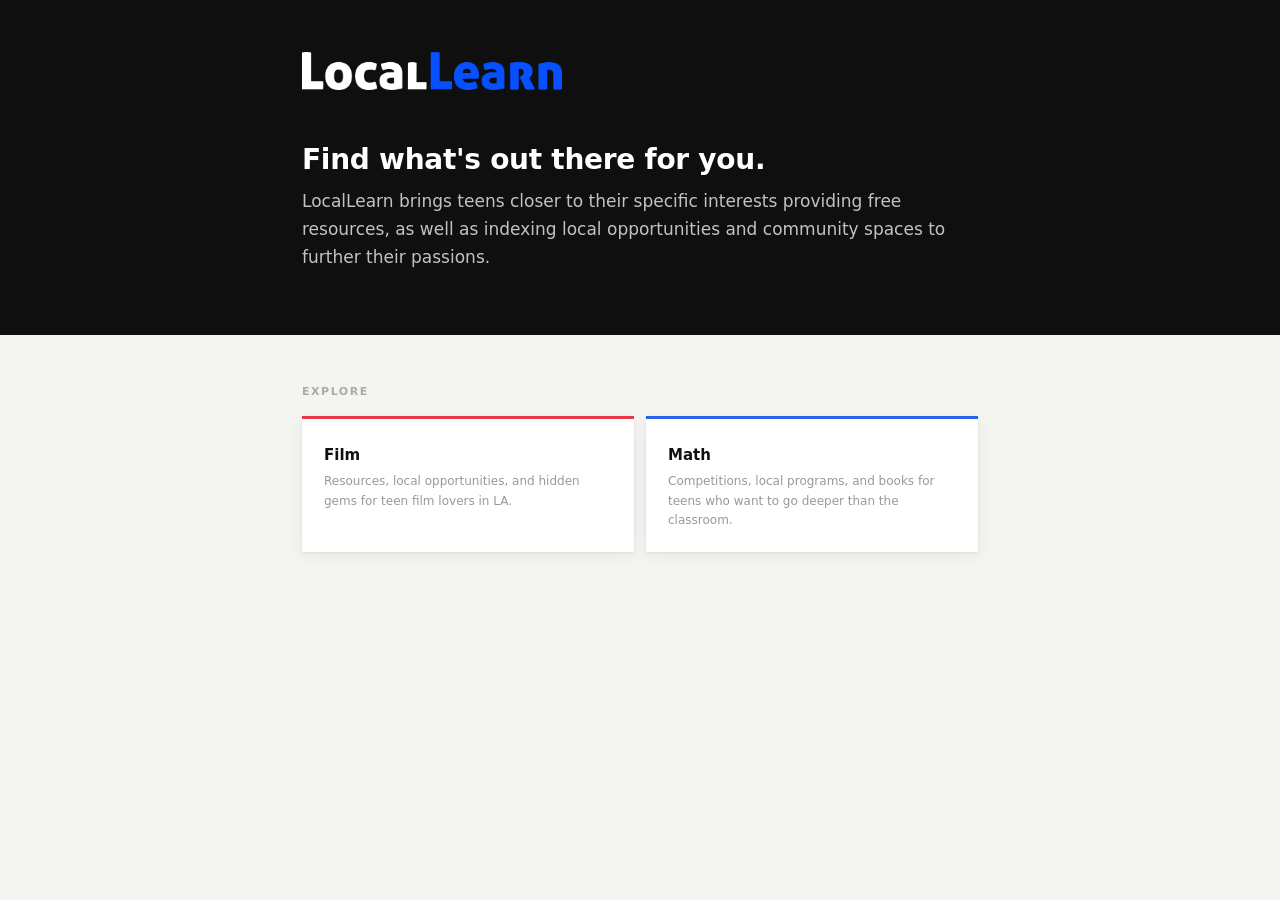
<file: index.html>
<!DOCTYPE html>
<html lang="en">
<head>
  <meta charset="UTF-8" />
  <meta name="viewport" content="width=device-width, initial-scale=1.0" />
  <title>LocalLearn</title>
  <link rel="stylesheet" href="style.css" />
</head>
<body>

  <main>
    <section class="hero">
      <div class="container">
        <img src="logo.png" alt="LocalLearn" class="site-logo" />
        <h1>Find what's out there for you.</h1>
        <p>
          LocalLearn brings teens closer to their specific interests providing free resources, as well as indexing local opportunities and community spaces to further their passions.
        </p>
      </div>
    </section>

    <section class="hubs">
      <div class="container">
        <h2>Explore</h2>
        <div class="hub-grid">

          <a class="hub-card hub-film" href="film.html">
            <div class="hub-card-title">Film</div>
            <div class="hub-card-label">Resources, local opportunities, and hidden gems for teen film lovers in LA.</div>
          </a>

          <a class="hub-card hub-stem" href="math.html">
            <div class="hub-card-title">Math</div>
            <div class="hub-card-label">Competitions, local programs, and books for teens who want to go deeper than the classroom.</div>
          </a>
        </div>
      </div>
    </section>
  </main>

</body>
</html>
</file>
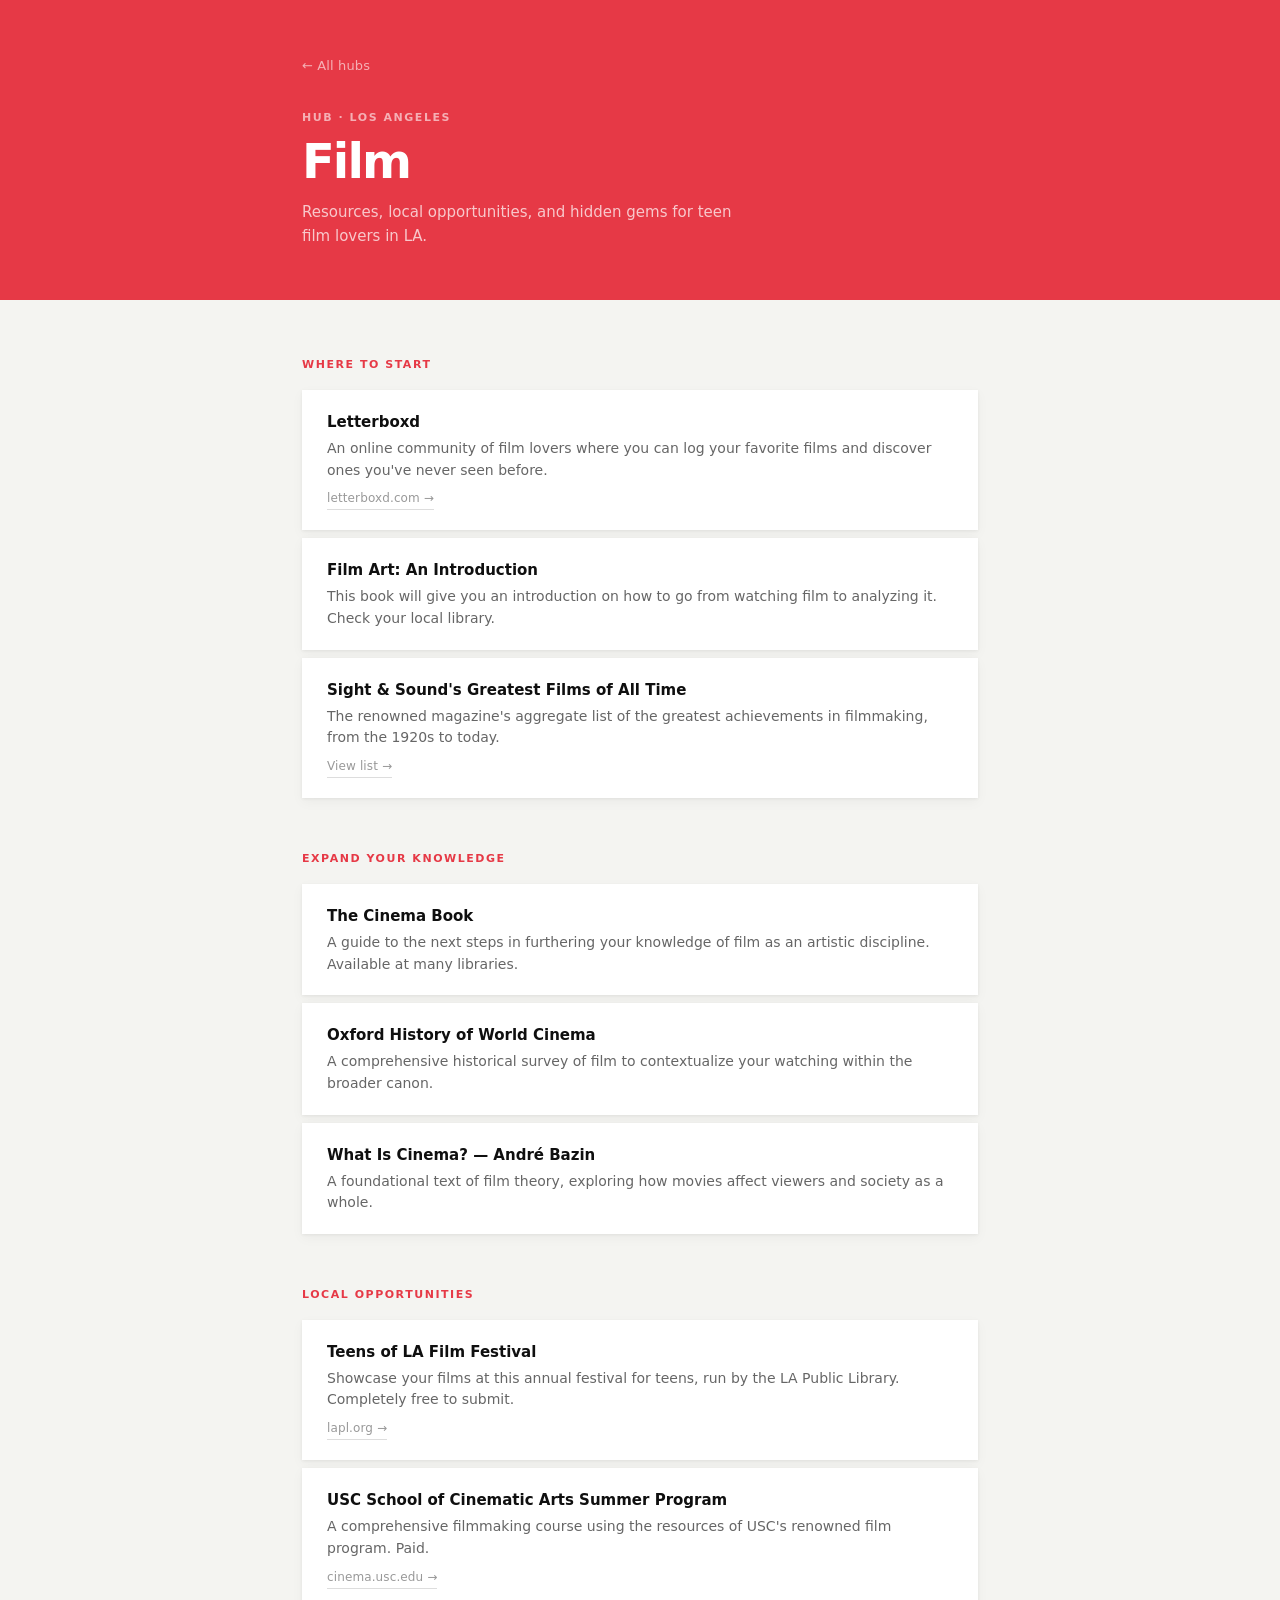
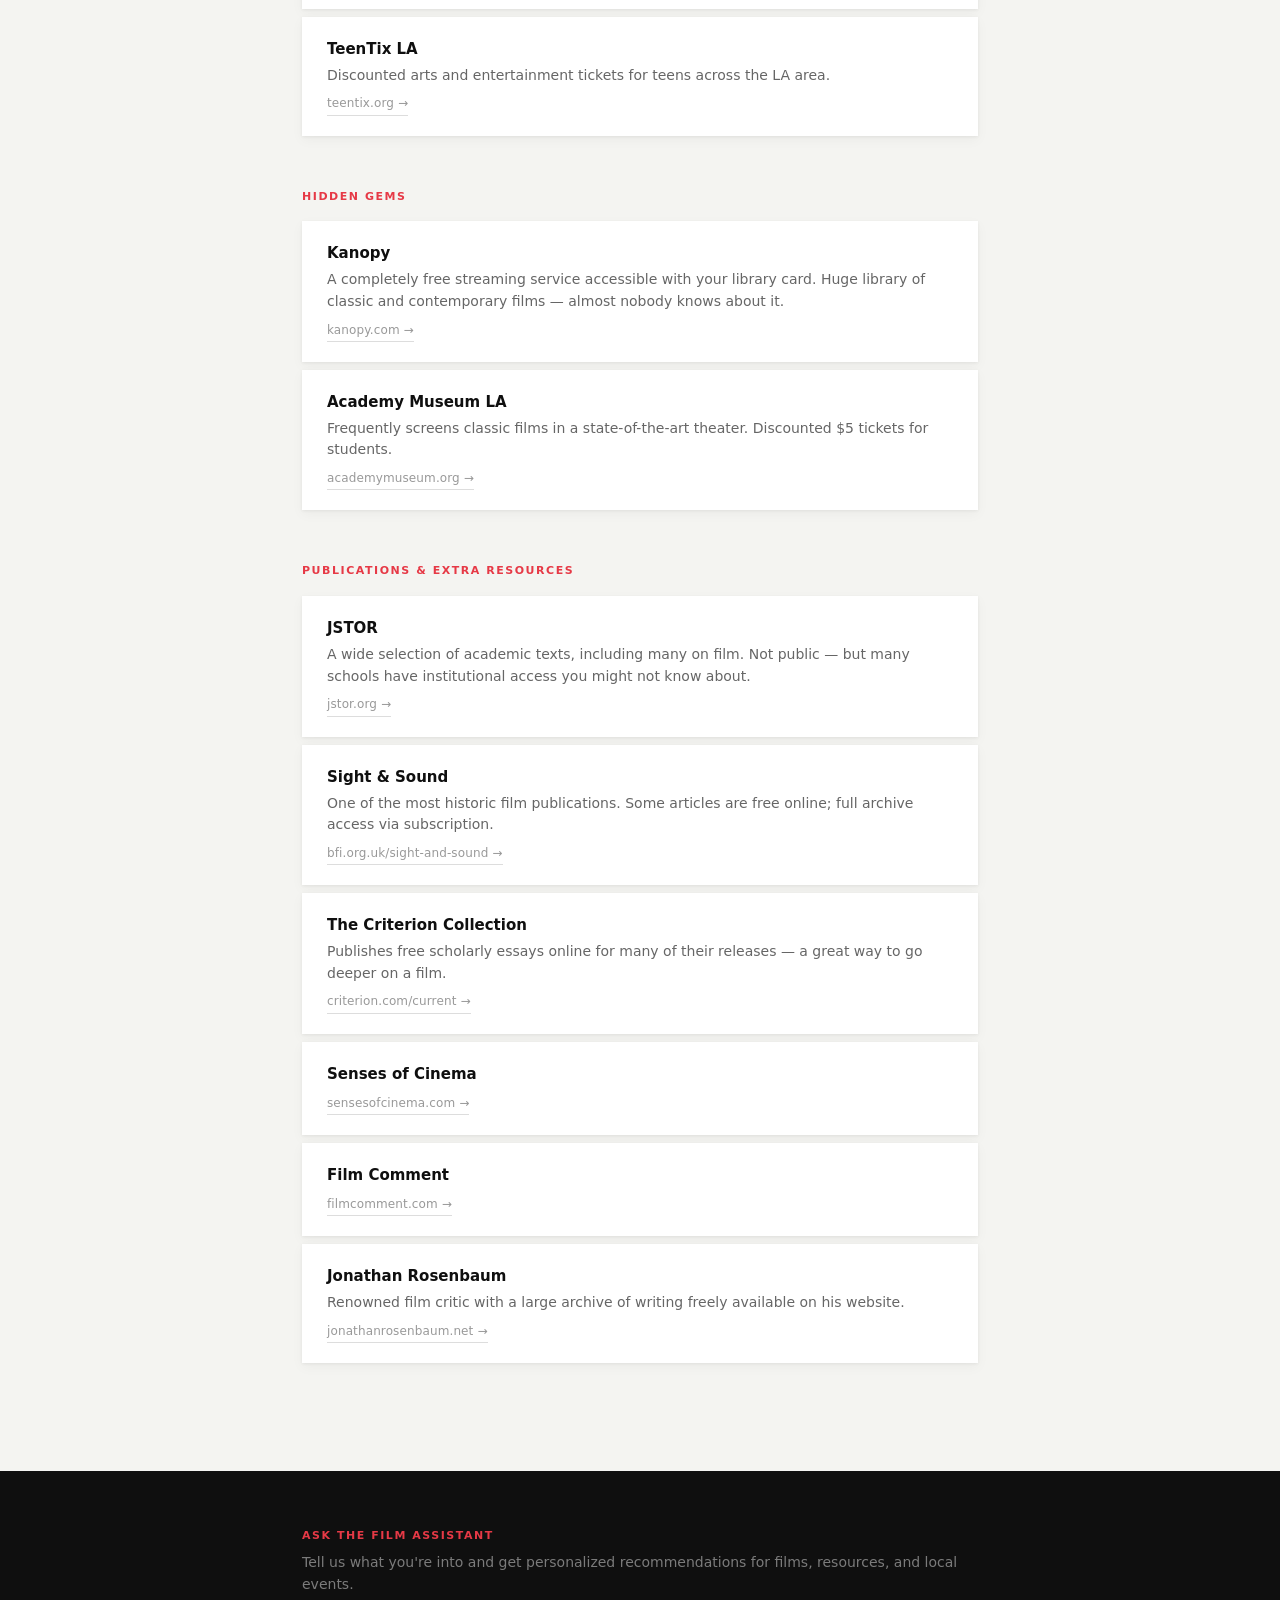
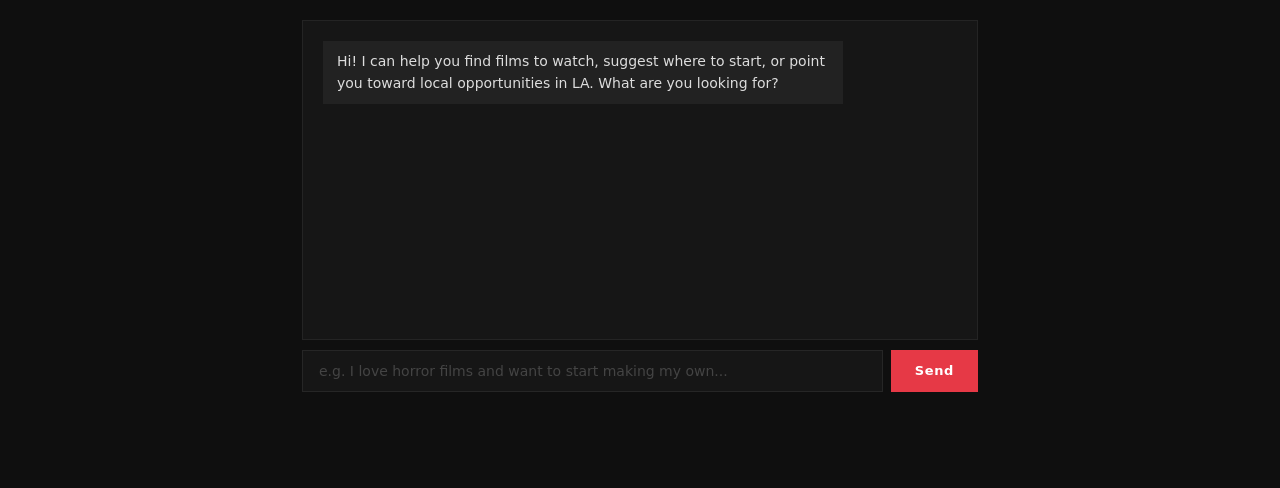
<file: film.html>
<!DOCTYPE html>
<html lang="en">
<head>
  <meta charset="UTF-8" />
  <meta name="viewport" content="width=device-width, initial-scale=1.0" />
  <title>Film — LocalLearn</title>
  <link rel="stylesheet" href="style.css" />
  <style>
    :root { --accent: #e63946; }
  </style>
</head>
<body>

  <main>

    <div class="hub-header">
      <div class="container">
        <a class="back-link" href="index.html">← All hubs</a>
        <div class="hub-tag">Hub · Los Angeles</div>
        <h1>Film</h1>
        <p>Resources, local opportunities, and hidden gems for teen film lovers in LA.</p>
      </div>
    </div>

    <div class="sections">
      <div class="container">

        <!-- Where to Start -->
        <div class="section">
          <h2>Where to Start</h2>
          <ul class="resource-list">

            <li class="resource-item">
              <strong>Letterboxd</strong>
              <span>An online community of film lovers where you can log your favorite films and discover ones you've never seen before.</span>
              <a href="https://letterboxd.com" target="_blank">letterboxd.com →</a>
            </li>

            <li class="resource-item">
              <strong>Film Art: An Introduction</strong>
              <span>This book will give you an introduction on how to go from watching film to analyzing it. Check your local library.</span>
            </li>

            <li class="resource-item">
              <strong>Sight & Sound's Greatest Films of All Time</strong>
              <span>The renowned magazine's aggregate list of the greatest achievements in filmmaking, from the 1920s to today.</span>
              <a href="https://www.bfi.org.uk/sight-and-sound/greatest-films-all-time" target="_blank">View list →</a>
            </li>

          </ul>
        </div>

        <!-- Expand Your Knowledge -->
        <div class="section">
          <h2>Expand Your Knowledge</h2>
          <ul class="resource-list">

            <li class="resource-item">
              <strong>The Cinema Book</strong>
              <span>A guide to the next steps in furthering your knowledge of film as an artistic discipline. Available at many libraries.</span>
            </li>

            <li class="resource-item">
              <strong>Oxford History of World Cinema</strong>
              <span>A comprehensive historical survey of film to contextualize your watching within the broader canon.</span>
            </li>

            <li class="resource-item">
              <strong>What Is Cinema? — André Bazin</strong>
              <span>A foundational text of film theory, exploring how movies affect viewers and society as a whole.</span>
            </li>

          </ul>
        </div>

        <!-- Local Opportunities -->
        <div class="section">
          <h2>Local Opportunities</h2>
          <ul class="resource-list">

            <li class="resource-item">
              <strong>Teens of LA Film Festival</strong>
              <span>Showcase your films at this annual festival for teens, run by the LA Public Library. Completely free to submit.</span>
              <a href="https://www.lapl.org/teens-of-la-film-festival" target="_blank">lapl.org →</a>
            </li>

            <li class="resource-item">
              <strong>USC School of Cinematic Arts Summer Program</strong>
              <span>A comprehensive filmmaking course using the resources of USC's renowned film program. Paid.</span>
              <a href="https://cinema.usc.edu/summer/" target="_blank">cinema.usc.edu →</a>
            </li>

            <li class="resource-item">
              <strong>TeenTix LA</strong>
              <span>Discounted arts and entertainment tickets for teens across the LA area.</span>
              <a href="https://www.teentix.org" target="_blank">teentix.org →</a>
            </li>

          </ul>
        </div>

        <!-- Hidden Gems -->
        <div class="section">
          <h2>Hidden Gems</h2>
          <ul class="resource-list">

            <li class="resource-item">
              <strong>Kanopy</strong>
              <span>A completely free streaming service accessible with your library card. Huge library of classic and contemporary films — almost nobody knows about it.</span>
              <a href="https://www.kanopy.com" target="_blank">kanopy.com →</a>
            </li>

            <li class="resource-item">
              <strong>Academy Museum LA</strong>
              <span>Frequently screens classic films in a state-of-the-art theater. Discounted $5 tickets for students.</span>
              <a href="https://www.academymuseum.org" target="_blank">academymuseum.org →</a>
            </li>

          </ul>
        </div>

        <!-- Publications & Extra Resources -->
        <div class="section">
          <h2>Publications & Extra Resources</h2>
          <ul class="resource-list">

            <li class="resource-item">
              <strong>JSTOR</strong>
              <span>A wide selection of academic texts, including many on film. Not public — but many schools have institutional access you might not know about.</span>
              <a href="https://www.jstor.org" target="_blank">jstor.org →</a>
            </li>

            <li class="resource-item">
              <strong>Sight & Sound</strong>
              <span>One of the most historic film publications. Some articles are free online; full archive access via subscription.</span>
              <a href="https://www.bfi.org.uk/sight-and-sound" target="_blank">bfi.org.uk/sight-and-sound →</a>
            </li>

            <li class="resource-item">
              <strong>The Criterion Collection</strong>
              <span>Publishes free scholarly essays online for many of their releases — a great way to go deeper on a film.</span>
              <a href="https://www.criterion.com/current" target="_blank">criterion.com/current →</a>
            </li>

            <li class="resource-item">
              <strong>Senses of Cinema</strong>
              <a href="https://www.sensesofcinema.com" target="_blank">sensesofcinema.com →</a>
            </li>

            <li class="resource-item">
              <strong>Film Comment</strong>
              <a href="https://www.filmcomment.com" target="_blank">filmcomment.com →</a>
            </li>

            <li class="resource-item">
              <strong>Jonathan Rosenbaum</strong>
              <span>Renowned film critic with a large archive of writing freely available on his website.</span>
              <a href="https://www.jonathanrosenbaum.net" target="_blank">jonathanrosenbaum.net →</a>
            </li>

          </ul>
        </div>

      </div>
    </div>

    <!-- Chatbot -->
    <div class="chatbot-section">
      <div class="container">
        <h2>Ask the Film Assistant</h2>
        <p>Tell us what you're into and get personalized recommendations for films, resources, and local events.</p>

        <div class="chat-window" id="chatWindow">
          <div class="chat-message assistant">
            Hi! I can help you find films to watch, suggest where to start, or point you toward local opportunities in LA. What are you looking for?
          </div>
        </div>

        <form class="chat-form" id="chatForm">
          <input
            type="text"
            id="chatInput"
            placeholder="e.g. I love horror films and want to start making my own..."
            autocomplete="off"
          />
          <button type="submit" id="sendBtn">Send</button>
        </form>
      </div>
    </div>

  </main>

  <script>
    window.HUB_PROMPT = "You are a helpful assistant for LocalLearn's Film hub, a resource page for teens in the Los Angeles area interested in film. Give personalized, concrete recommendations based on the user's interests, experience level, and goals. Focus on films and filmmakers to explore, free or low-cost local LA opportunities (Kanopy, library resources, Academy Museum, TeenTix, film festivals, USC programs), practical next steps for someone who wants to start making films, and books and publications appropriate for their level. Keep responses concise and friendly. Do not use any markdown formatting — no asterisks, no hyphens as bullet points, no headers, no bold or italic syntax. Write in plain prose only. Ask follow-up questions if needed to give better recommendations.";
  </script>
  <script src="chatbot.js"></script>
</body>
</html>
</file>
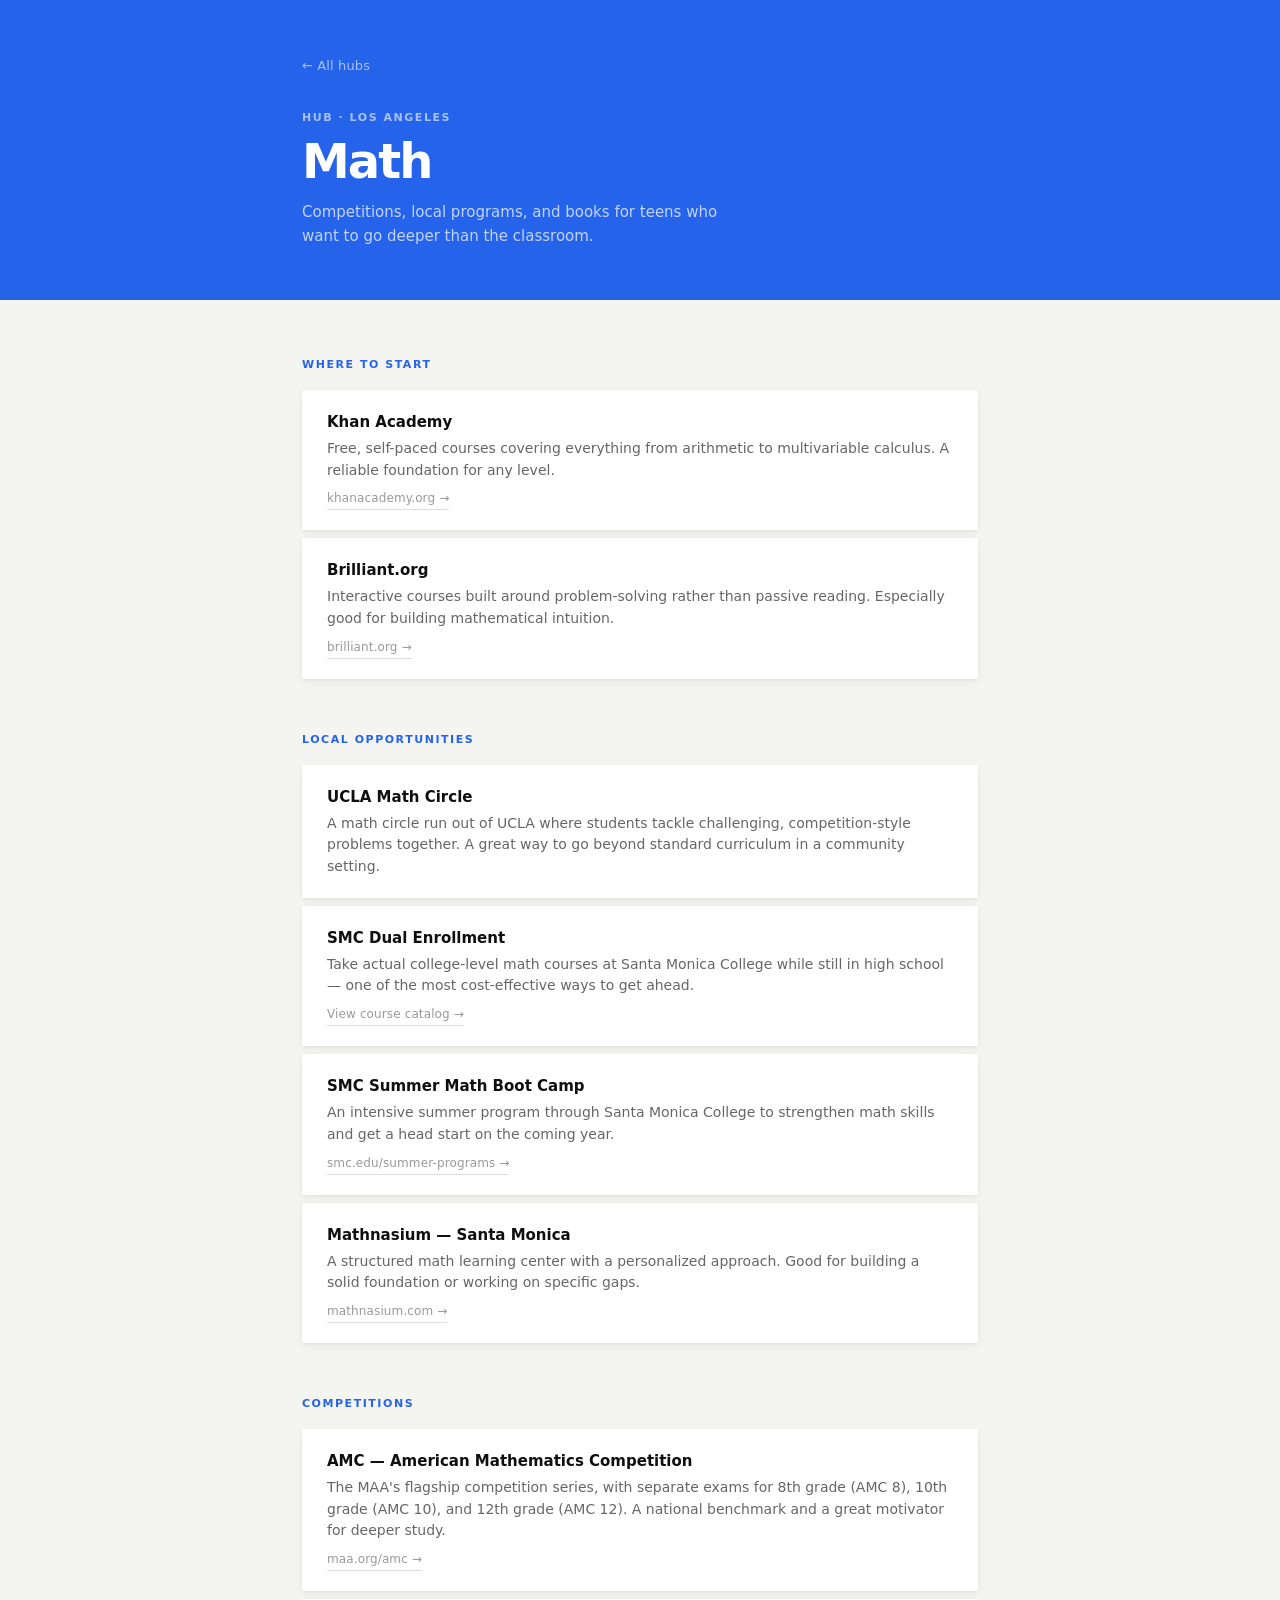
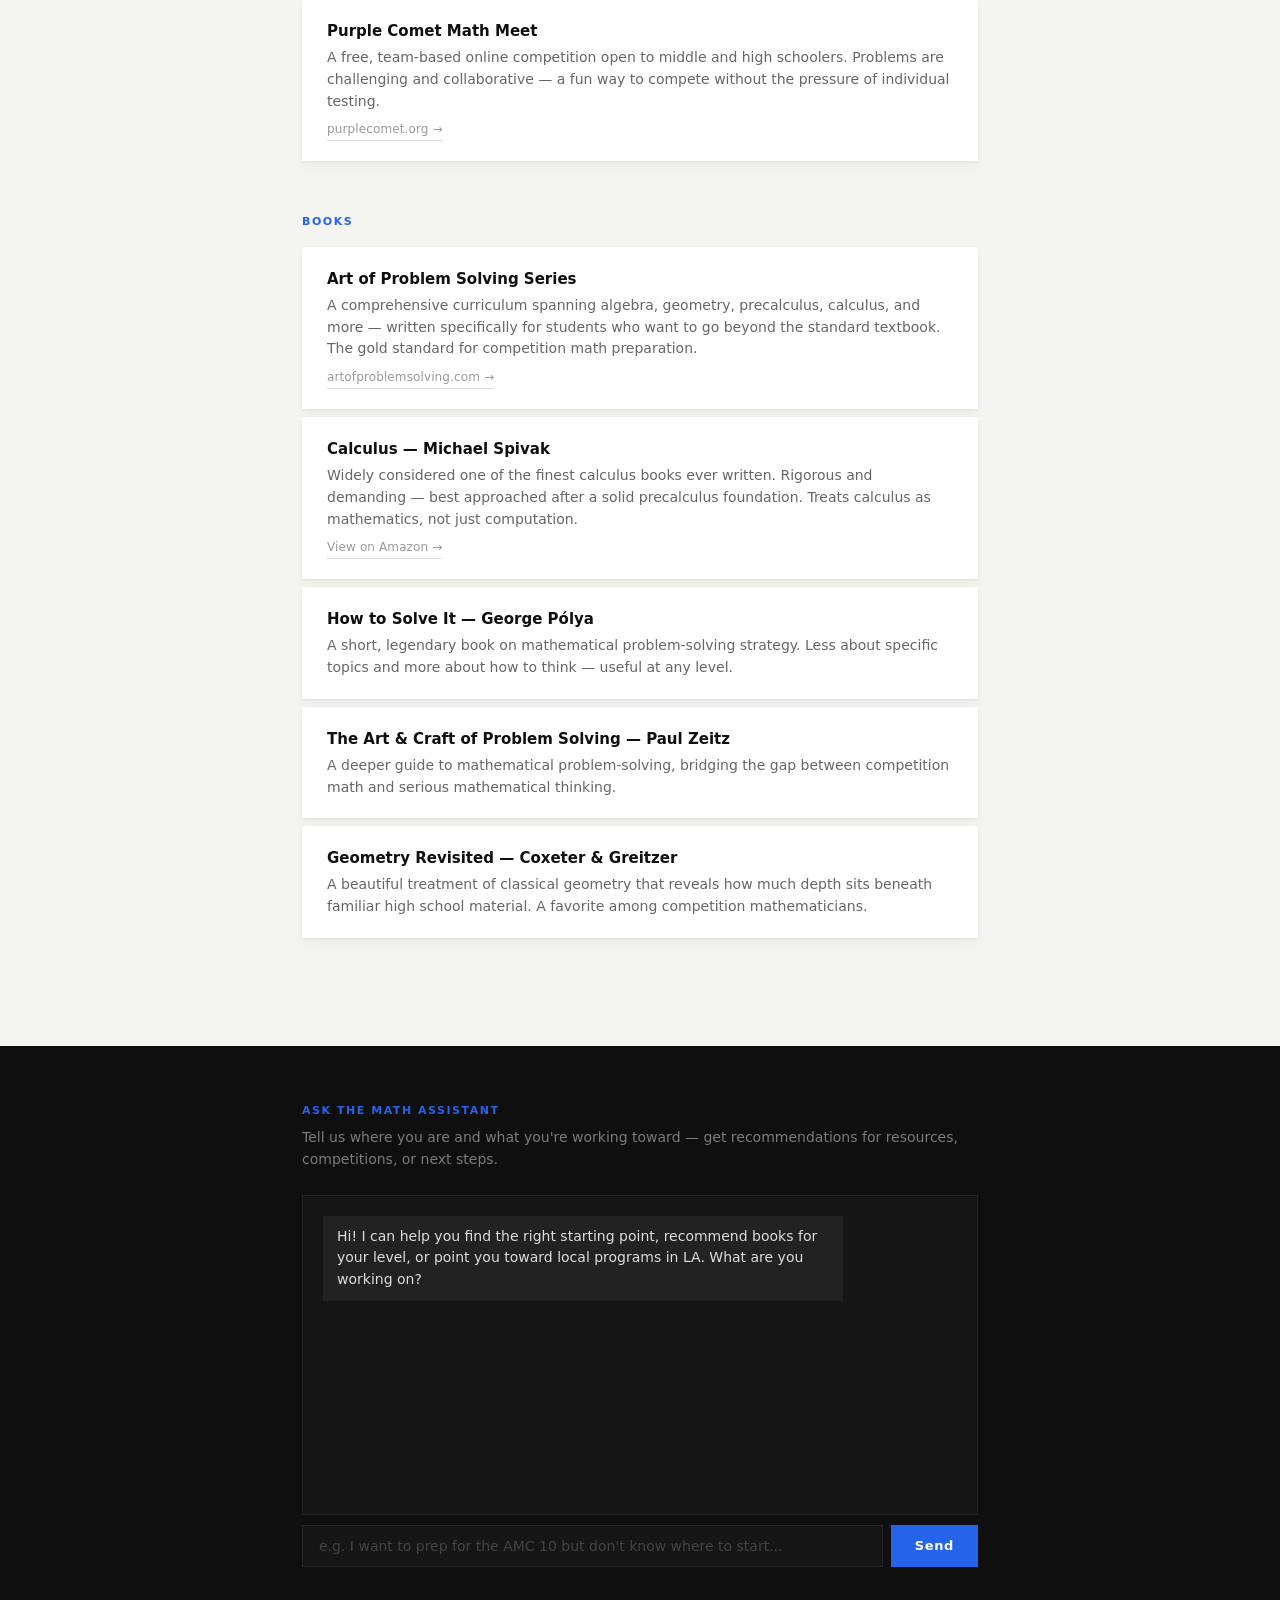
<file: math.html>
<!DOCTYPE html>
<html lang="en">
<head>
  <meta charset="UTF-8" />
  <meta name="viewport" content="width=device-width, initial-scale=1.0" />
  <title>Math — LocalLearn</title>
  <link rel="stylesheet" href="style.css" />
  <style>
    :root { --accent: #2563eb; }
  </style>
</head>
<body>

  <main>

    <div class="hub-header">
      <div class="container">
        <a class="back-link" href="index.html">← All hubs</a>
        <div class="hub-tag">Hub · Los Angeles</div>
        <h1>Math</h1>
        <p>Competitions, local programs, and books for teens who want to go deeper than the classroom.</p>
      </div>
    </div>

    <div class="sections">
      <div class="container">

        <!-- Where to Start -->
        <div class="section">
          <h2>Where to Start</h2>
          <ul class="resource-list">

            <li class="resource-item">
              <strong>Khan Academy</strong>
              <span>Free, self-paced courses covering everything from arithmetic to multivariable calculus. A reliable foundation for any level.</span>
              <a href="https://www.khanacademy.org/math" target="_blank">khanacademy.org →</a>
            </li>

            <li class="resource-item">
              <strong>Brilliant.org</strong>
              <span>Interactive courses built around problem-solving rather than passive reading. Especially good for building mathematical intuition.</span>
              <a href="https://brilliant.org" target="_blank">brilliant.org →</a>
            </li>

          </ul>
        </div>

        <!-- Local Opportunities -->
        <div class="section">
          <h2>Local Opportunities</h2>
          <ul class="resource-list">

            <li class="resource-item">
              <strong>UCLA Math Circle</strong>
              <span>A math circle run out of UCLA where students tackle challenging, competition-style problems together. A great way to go beyond standard curriculum in a community setting.</span>
            </li>

            <li class="resource-item">
              <strong>SMC Dual Enrollment</strong>
              <span>Take actual college-level math courses at Santa Monica College while still in high school — one of the most cost-effective ways to get ahead.</span>
              <a href="https://smccis.smc.edu/isisdoc/web_cat_sched_20262.html#ENVRN-32" target="_blank">View course catalog →</a>
            </li>

            <li class="resource-item">
              <strong>SMC Summer Math Boot Camp</strong>
              <span>An intensive summer program through Santa Monica College to strengthen math skills and get a head start on the coming year.</span>
              <a href="https://www.smc.edu/student-support/academic-support/counseling/summer-programs.php" target="_blank">smc.edu/summer-programs →</a>
            </li>

            <li class="resource-item">
              <strong>Mathnasium — Santa Monica</strong>
              <span>A structured math learning center with a personalized approach. Good for building a solid foundation or working on specific gaps.</span>
              <a href="https://www.mathnasium.com/math-centers/santamonica" target="_blank">mathnasium.com →</a>
            </li>

          </ul>
        </div>

        <!-- Competitions -->
        <div class="section">
          <h2>Competitions</h2>
          <ul class="resource-list">

            <li class="resource-item">
              <strong>AMC — American Mathematics Competition</strong>
              <span>The MAA's flagship competition series, with separate exams for 8th grade (AMC 8), 10th grade (AMC 10), and 12th grade (AMC 12). A national benchmark and a great motivator for deeper study.</span>
              <a href="https://maa.org/student-programs/amc" target="_blank">maa.org/amc →</a>
            </li>

            <li class="resource-item">
              <strong>Purple Comet Math Meet</strong>
              <span>A free, team-based online competition open to middle and high schoolers. Problems are challenging and collaborative — a fun way to compete without the pressure of individual testing.</span>
              <a href="https://purplecomet.org" target="_blank">purplecomet.org →</a>
            </li>

          </ul>
        </div>

        <!-- Books -->
        <div class="section">
          <h2>Books</h2>
          <ul class="resource-list">

            <li class="resource-item">
              <strong>Art of Problem Solving Series</strong>
              <span>A comprehensive curriculum spanning algebra, geometry, precalculus, calculus, and more — written specifically for students who want to go beyond the standard textbook. The gold standard for competition math preparation.</span>
              <a href="https://artofproblemsolving.com/store/list/all-products" target="_blank">artofproblemsolving.com →</a>
            </li>

            <li class="resource-item">
              <strong>Calculus — Michael Spivak</strong>
              <span>Widely considered one of the finest calculus books ever written. Rigorous and demanding — best approached after a solid precalculus foundation. Treats calculus as mathematics, not just computation.</span>
              <a href="https://www.amazon.com/Calculus-Michael-Spivak/dp/0521867444" target="_blank">View on Amazon →</a>
            </li>

            <li class="resource-item">
              <strong>How to Solve It — George Pólya</strong>
              <span>A short, legendary book on mathematical problem-solving strategy. Less about specific topics and more about how to think — useful at any level.</span>
            </li>

            <li class="resource-item">
              <strong>The Art & Craft of Problem Solving — Paul Zeitz</strong>
              <span>A deeper guide to mathematical problem-solving, bridging the gap between competition math and serious mathematical thinking.</span>
            </li>

            <li class="resource-item">
              <strong>Geometry Revisited — Coxeter & Greitzer</strong>
              <span>A beautiful treatment of classical geometry that reveals how much depth sits beneath familiar high school material. A favorite among competition mathematicians.</span>
            </li>

          </ul>
        </div>

      </div>
    </div>

    <!-- Chatbot -->
    <div class="chatbot-section">
      <div class="container">
        <h2>Ask the Math Assistant</h2>
        <p>Tell us where you are and what you're working toward — get recommendations for resources, competitions, or next steps.</p>

        <div class="chat-window" id="chatWindow">
          <div class="chat-message assistant">
            Hi! I can help you find the right starting point, recommend books for your level, or point you toward local programs in LA. What are you working on?
          </div>
        </div>

        <form class="chat-form" id="chatForm">
          <input
            type="text"
            id="chatInput"
            placeholder="e.g. I want to prep for the AMC 10 but don't know where to start..."
            autocomplete="off"
          />
          <button type="submit" id="sendBtn">Send</button>
        </form>
      </div>
    </div>

  </main>

  <script>
    window.HUB_PROMPT = "You are a helpful assistant for LocalLearn's Math hub, a resource page for teens in the Los Angeles area interested in mathematics. Give personalized, concrete recommendations based on the user's level and goals. Focus on local LA opportunities (UCLA Math Circle, SMC dual enrollment, SMC summer boot camp, Mathnasium Santa Monica), competitions (AMC 8/10/12, Purple Comet Math Meet), online resources (Khan Academy, Brilliant.org), and books (Art of Problem Solving, Spivak, Polya, Zeitz, Coxeter). Keep responses concise and friendly. Do not use any markdown formatting — no asterisks, no hyphens as bullet points, no headers, no bold or italic syntax. Write in plain prose only. Ask follow-up questions if needed to give better recommendations.";
  </script>
  <script src="chatbot.js"></script>
</body>
</html>
</file>
<file: style.css>
*, *::before, *::after {
  box-sizing: border-box;
  margin: 0;
  padding: 0;
}

:root {
  --accent: #111;
}

body {
  font-family: system-ui, -apple-system, BlinkMacSystemFont, "Segoe UI", sans-serif;
  font-size: 16px;
  line-height: 1.6;
  color: #111;
  background: #f4f4f1;
}

a {
  color: inherit;
  text-decoration: underline;
  text-underline-offset: 3px;
}

/* ── Layout ── */

.container {
  max-width: 740px;
  margin: 0 auto;
  padding: 0 32px;
}

/* ── Landing hero — dark ── */

.hero {
  background: #0f0f0f;
  padding: 40px 0 64px;
}

.site-logo {
  width: 260px;
  height: auto;
  display: block;
  margin-bottom: 0;
  padding: 12px 0;
}

.hero h1 {
  font-size: 28px;
  font-weight: 700;
  line-height: 1.3;
  margin-top: 40px;
  margin-bottom: 8px;
  letter-spacing: -0.01em;
  color: #fff;
}

.hero p {
  font-size: 17px;
  color: rgba(255, 255, 255, 0.75);
  line-height: 1.65;
}

/* ── Hub cards ── */

.hubs {
  padding: 48px 0 80px;
}

.hubs > .container > h2 {
  font-size: 11px;
  font-weight: 600;
  text-transform: uppercase;
  letter-spacing: 0.14em;
  color: #aaa;
  margin-bottom: 16px;
}

.hub-grid {
  display: grid;
  grid-template-columns: repeat(auto-fill, minmax(220px, 1fr));
  gap: 12px;
}

.hub-card {
  border-top: 3px solid transparent;
  padding: 24px 22px 22px;
  text-decoration: none;
  color: #111;
  display: block;
  background: #fff;
  box-shadow: 0 1px 3px rgba(0, 0, 0, 0.07), 0 4px 16px rgba(0, 0, 0, 0.05);
  transition: transform 0.18s ease, box-shadow 0.18s ease;
}

.hub-card:hover {
  transform: translateY(-4px);
  box-shadow: 0 8px 28px rgba(0, 0, 0, 0.13), 0 2px 8px rgba(0, 0, 0, 0.06);
}

.hub-film      { border-top-color: #e63946; }
.hub-stem      { border-top-color: #2563eb; }
.hub-languages { border-top-color: #16a34a; }
.hub-arts      { border-top-color: #7c3aed; }

.hub-card.disabled {
  cursor: default;
  pointer-events: none;
  opacity: 0.45;
  box-shadow: none;
}

.hub-card-title {
  font-weight: 700;
  font-size: 15px;
  margin-bottom: 5px;
}

.hub-card-label {
  font-size: 12px;
  color: #999;
}

/* ── Back link ── */

.back-link {
  display: inline-block;
  font-size: 13px;
  color: rgba(255, 255, 255, 0.6);
  text-decoration: none;
  margin-bottom: 32px;
  letter-spacing: 0.01em;
  transition: color 0.12s;
}

.back-link:hover {
  color: #fff;
}

/* ── Hub page header — full-bleed accent ── */

.hub-header {
  background: var(--accent);
  padding: 52px 0 52px;
}

.hub-tag {
  font-size: 11px;
  font-weight: 600;
  text-transform: uppercase;
  letter-spacing: 0.14em;
  color: rgba(255, 255, 255, 0.6);
  margin-bottom: 10px;
}

.hub-header h1 {
  font-size: 48px;
  font-weight: 800;
  letter-spacing: -0.04em;
  line-height: 1.08;
  color: #fff;
}

.hub-header p {
  color: rgba(255, 255, 255, 0.72);
  margin-top: 12px;
  font-size: 15px;
  max-width: 440px;
  line-height: 1.6;
}

/* ── Resource sections ── */

.sections {
  padding: 56px 0 16px;
}

.section {
  margin-bottom: 52px;
}

.section h2 {
  font-size: 11px;
  font-weight: 700;
  text-transform: uppercase;
  letter-spacing: 0.14em;
  color: var(--accent);
  margin-bottom: 16px;
}

.resource-list {
  list-style: none;
  display: flex;
  flex-direction: column;
  gap: 8px;
}

.resource-item {
  background: #fff;
  padding: 20px 22px;
  border-left: 3px solid transparent;
  box-shadow: 0 1px 3px rgba(0, 0, 0, 0.06), 0 4px 12px rgba(0, 0, 0, 0.04);
  transition: transform 0.16s ease, box-shadow 0.16s ease, border-left-color 0.12s;
}

.resource-item:hover {
  transform: translateY(-2px);
  box-shadow: 0 4px 16px rgba(0, 0, 0, 0.1), 0 10px 32px rgba(0, 0, 0, 0.07);
  border-left-color: var(--accent);
}

.resource-item strong {
  display: block;
  font-weight: 700;
  font-size: 15px;
  color: #0f0f0f;
}

.resource-item span {
  display: block;
  color: #666;
  font-size: 14px;
  margin-top: 4px;
  line-height: 1.55;
}

.resource-item a {
  font-size: 12px;
  color: #999;
  margin-top: 8px;
  display: inline-block;
  text-decoration: none;
  letter-spacing: 0.01em;
  border-bottom: 1px solid #ddd;
  padding-bottom: 1px;
  transition: color 0.12s, border-color 0.12s;
}

.resource-item a:hover {
  color: var(--accent);
  border-color: var(--accent);
}

/* ── Chatbot — dark ── */

.chatbot-section {
  background: #0f0f0f;
  padding: 56px 0 96px;
  margin-top: 40px;
}

.chatbot-section h2 {
  font-size: 11px;
  font-weight: 700;
  text-transform: uppercase;
  letter-spacing: 0.14em;
  color: var(--accent);
  margin-bottom: 8px;
}

.chatbot-section > .container > p {
  font-size: 14px;
  color: rgba(255, 255, 255, 0.45);
  margin-bottom: 24px;
  line-height: 1.55;
}

.chat-window {
  border: 1px solid #242424;
  height: 320px;
  overflow-y: auto;
  padding: 20px;
  display: flex;
  flex-direction: column;
  gap: 10px;
  background: #161616;
  margin-bottom: 10px;
}

.chat-message {
  max-width: 82%;
  font-size: 14px;
  line-height: 1.55;
  padding: 10px 14px;
}

.chat-message.user {
  align-self: flex-end;
  background: var(--accent);
  color: #fff;
}

.chat-message.assistant {
  align-self: flex-start;
  background: #222;
  color: #ddd;
}

.chat-message.assistant.thinking {
  color: #555;
  font-style: italic;
}

.chat-form {
  display: flex;
  gap: 8px;
}

.chat-form input {
  flex: 1;
  border: 1px solid #262626;
  padding: 12px 16px;
  font-family: inherit;
  font-size: 14px;
  outline: none;
  background: #161616;
  color: #fff;
  transition: border-color 0.12s;
}

.chat-form input::placeholder {
  color: #444;
}

.chat-form input:focus {
  border-color: var(--accent);
}

.chat-form button {
  border: none;
  background: var(--accent);
  color: #fff;
  padding: 12px 24px;
  font-family: inherit;
  font-size: 13px;
  font-weight: 700;
  letter-spacing: 0.05em;
  cursor: pointer;
  transition: opacity 0.12s;
}

.chat-form button:hover {
  opacity: 0.8;
}

.chat-form button:disabled {
  opacity: 0.3;
  cursor: default;
}

.api-note {
  font-size: 12px;
  color: #333;
  margin-top: 10px;
}

.api-note code {
  font-family: ui-monospace, monospace;
  font-size: 11px;
}
</file>
